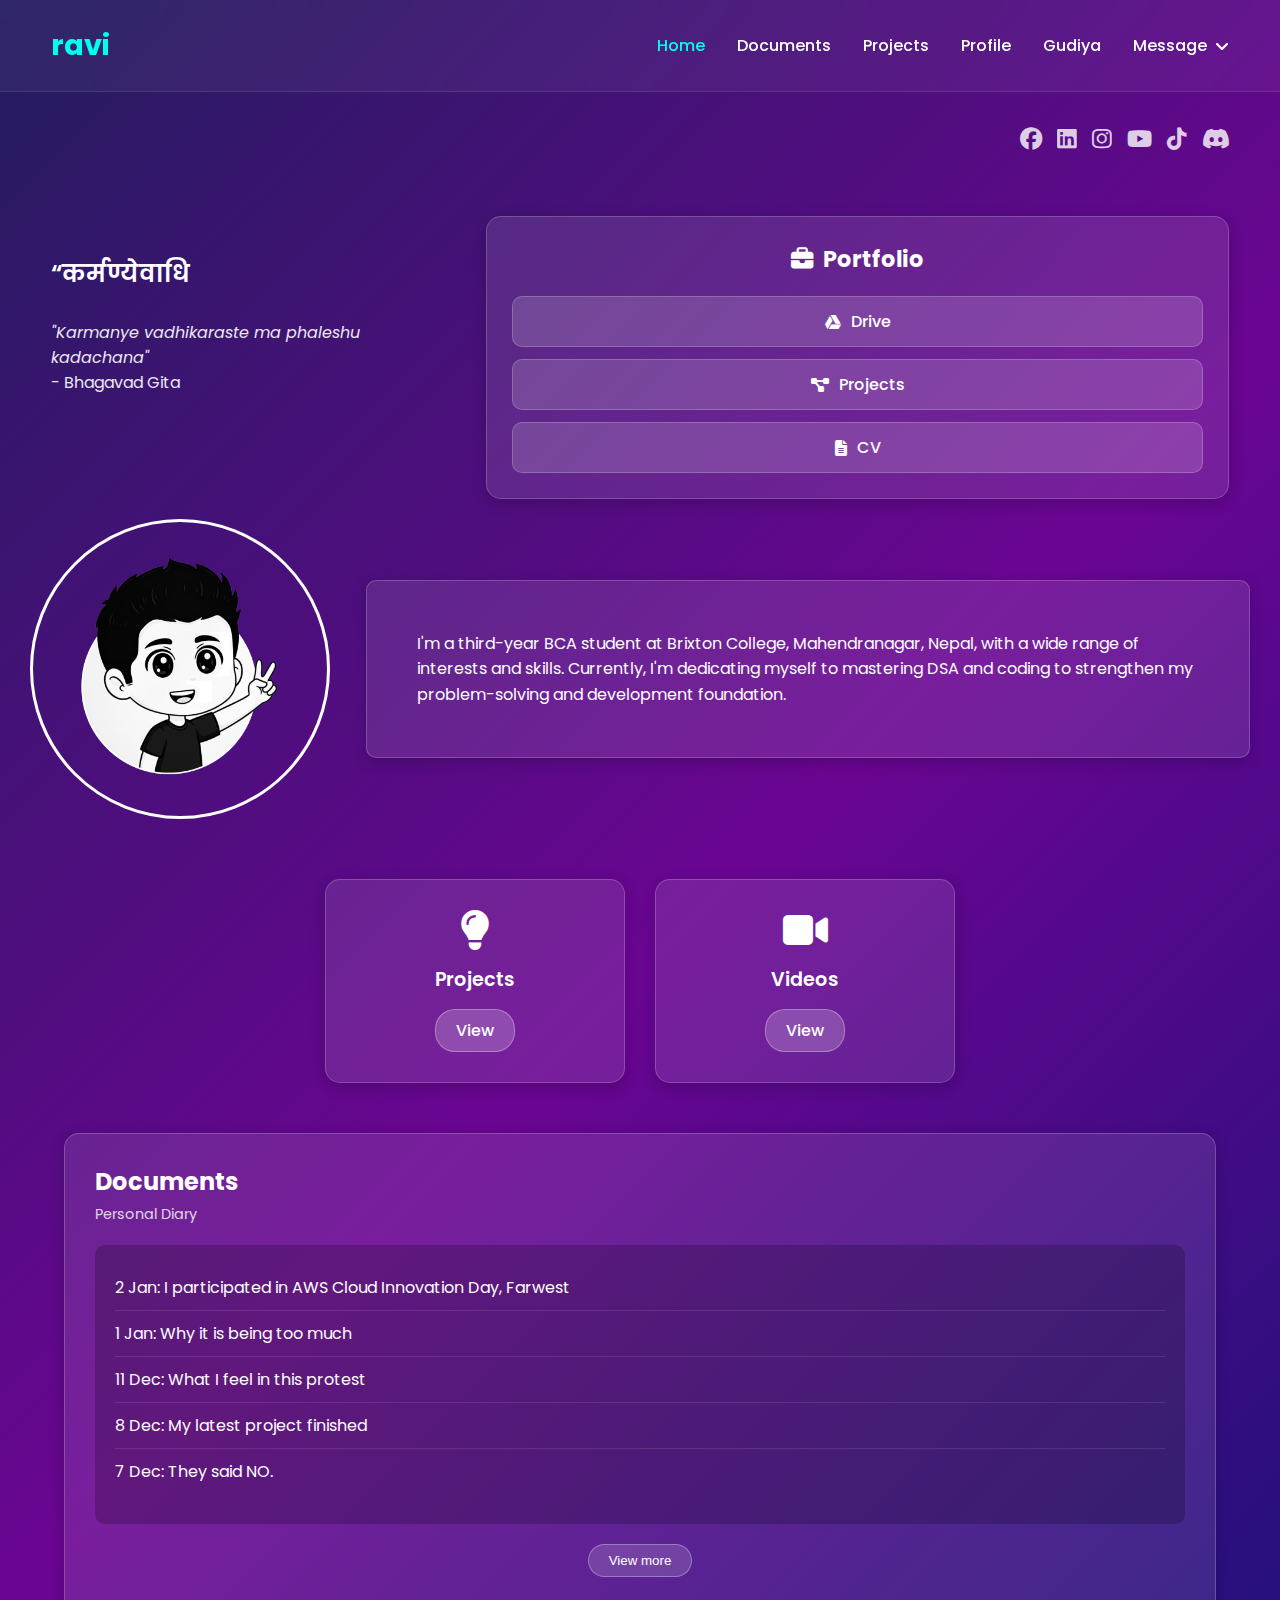
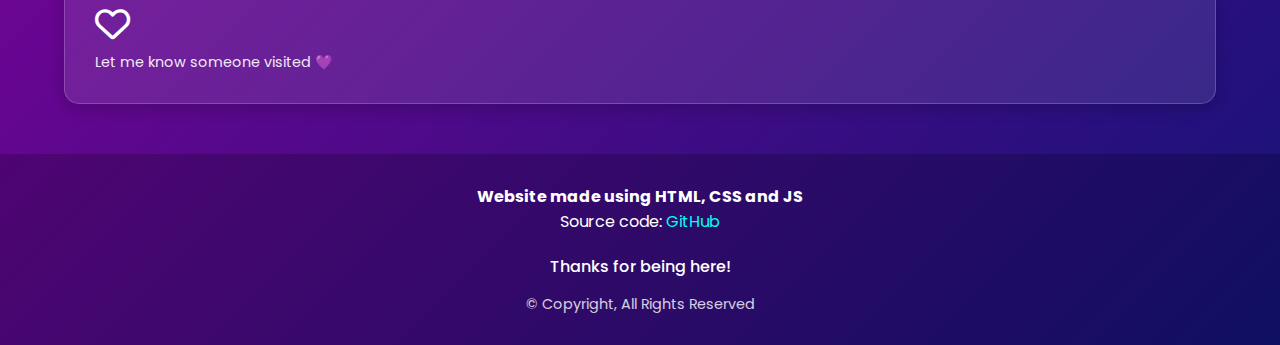
<file: index.html>
<!DOCTYPE html>
<html lang="en">
<head>
  <meta charset="UTF-8" />
  <meta name="viewport" content="width=device-width, initial-scale=1.0" />
  
  <title>Ravi | Portfolio</title>
  <link rel="stylesheet" href="styles.css" />
  <link rel="stylesheet" href="https://cdnjs.cloudflare.com/ajax/libs/font-awesome/6.5.0/css/all.min.css" />
  <link href="https://fonts.googleapis.com/css2?family=Poppins:wght@300;400;600;700&display=swap" rel="stylesheet">
</head>
<body>

  <!-- Navbar -->
  <nav class="navbar">
    <div class="logo">ravi</div>
    <ul class="nav-links">
      <li><a href="#" class="active" data-tab="home">Home</a></li>
      <li><a href="#" data-tab="documents">Documents</a></li>
      <li><a href="#" data-tab="projects">Projects</a></li>
      <li><a href="#" data-tab="profile">Profile</a></li>
      <li><a href="#" data-tab="gudiya">Gudiya</a></li>
      <li class="dropdown">
        <a href="#" data-tab="message">Message <i class="fa-solid fa-angle-down"></i></a>
      </li>
    </ul>
  </nav>

  <!-- Modal Popups -->
  <div id="modalOverlay" class="modal-overlay">
    <div class="modal">
      <div class="modal-header">
        <h3 id="modalTitle">Modal Title</h3>
        <span class="close-modal">&times;</span>
      </div>
      <div class="modal-content">
        <p id="modalText">This is the modal content.</p>
      </div>
      <div class="modal-footer">
        <button id="modalContinue" class="btn-continue">Continue</button>
      </div>
    </div>
  </div>

  <div class="socials">
    <a href="#"><i class="fa-brands fa-facebook"></i></a>
    <a href="#"><i class="fa-brands fa-linkedin"></i></a>
    <a href="#"><i class="fa-brands fa-instagram"></i></a>
    <a href="#"><i class="fa-brands fa-youtube"></i></a>
    <a href="#"><i class="fa-brands fa-tiktok"></i></a>
    <a href="#"><i class="fa-brands fa-discord"></i></a>
  </div>

  <!-- Hero Section -->
  <section class="hero">
    <div class="quote">
      <h2 id="typing" class="quote"></h2>
      <p><i>"Karmanye vadhikaraste ma phaleshu kadachana"</i><br>- Bhagavad Gita</p>
    </div>

    <div class="portfolio-box">
      <h3><i class="fa-solid fa-briefcase"></i> Portfolio</h3>
      <div class="buttons">
        <a href="https://drive.google.com/drive/folders/1cvC4P3qaBi7T_ZjCWHv-DeV_-t2Bg_P9?usp=drive_link" target="_blank" class="btn"><i class="fa-brands fa-google-drive"></i> Drive</a>
        <a href="projects.html" class="btn"><i class="fa-solid fa-diagram-project"></i> Projects</a>
        <a href="profile.html" class="btn"><i class="fa-solid fa-file-lines"></i> CV</a>
      </div>
    </div>
  </section>

  <!-- About -->
  <section class="about">
    <div class="about-content">
      <div class="profile-container">
        <img src="images/photo.png" class="profile-img" alt="Ravi">
        <div class="color-circles">
          <div class="circle circle-1"></div>
          <div class="circle circle-2"></div>
          <div class="circle circle-3"></div>
          <div class="circle circle-4"></div>
        </div>
      </div>
      <div class="about-text">
        <p>I'm a third-year BCA student at Brixton College, Mahendranagar, Nepal, with a wide range of interests and skills. Currently, I'm dedicating myself to mastering DSA and coding to strengthen my problem-solving and development foundation.</p>
      </div>
    </div>
  </section>

  <!-- Projects & Videos -->
  <section class="cards">
    <div class="card">
      <i class="fa-solid fa-lightbulb icon"></i>
      <h4>Projects</h4>
      <a href="projects.html" class="btn-view">View</a>
    </div>
    <div class="card">
      <i class="fa-solid fa-video icon"></i>
      <h4>Videos</h4>
      <a href="https://drive.google.com/drive/folders/1cvC4P3qaBi7T_ZjCWHv-DeV_-t2Bg_P9?usp=drive_link" class="btn-view">View</a>
    </div>
  </section>

  <!-- Documents -->
  <section class="documents">
    <div class="doc-header">
      <h3>Documents</h3>
      <p class="doc-subtitle">Personal Diary</p>
    </div>
    <div class="doc-list" id="docList">
      <p>2 Jan: I participated in AWS Cloud Innovation Day, Farwest</p>
      <p>1 Jan: Why it is being too much</p>
      <p>11 Dec: What I feel in this protest</p>
      <p>8 Dec: My latest project finished</p>
      <p>7 Dec: They said NO.</p>
    </div>
    <button id="viewMoreBtn" class="btn-view">View more</button>
    <div class="heart">
      <i id="heartIcon" class="fa-regular fa-heart"></i>
      <p id="heartText">Let me know someone visited 💜</p>
    </div>
  </section>

  <!-- Footer -->
  <footer>
    <div class="contact">
      <h4>Website made using HTML, CSS and JS</h4>
      <p>Source code: <a href="">GitHub</a></p>
    </div>
    <p class="thanks">Thanks for being here!</p>
    <p class="copy">© Copyright, All Rights Reserved</p>
  </footer>

  <script src="script.js"></script>
</body>

</html>
</file>
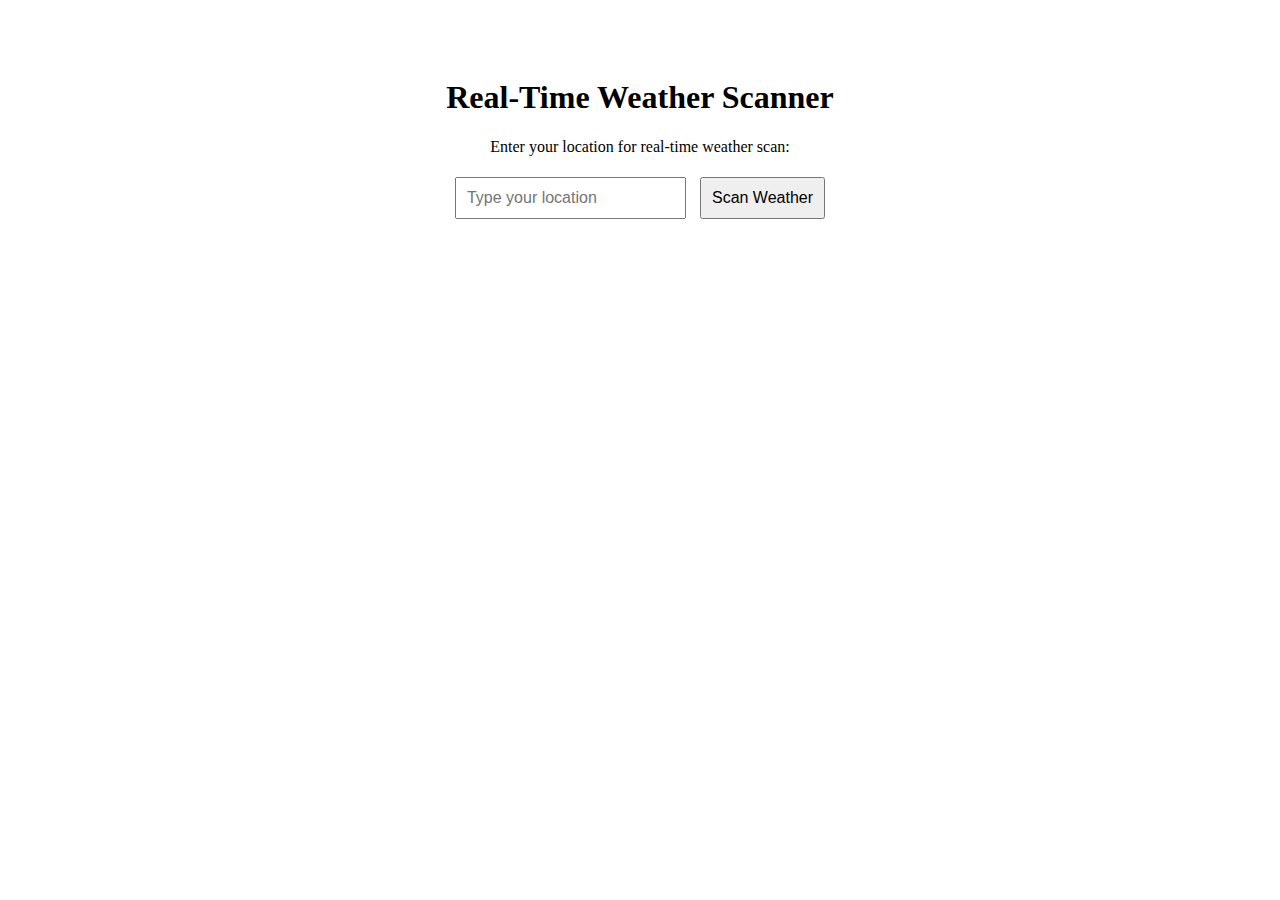
<file: apps/index.html>
<!DOCTYPE html>
<html lang="en">

<head>
    <meta charset="UTF-8">
    <meta name="viewport" content="width=device-width, initial-scale=1.0">
    <title>Real-Time Weather Scanner</title>
    <style>
        body {
            font-family: poppins;
            text-align: center;
            padding: 50px;
            background: linear-gradient(to right, #ffffff, #ffffff);
            color: rgb(0, 0, 0);
        }

        input,
        button {
            padding: 10px;
            font-size: 16px;
            margin: 5px;
        }

        .progress-container {
            width: 40%;
            background-color: #ddd;
            margin: 20px auto;
            border-radius: 20px;
            overflow: hidden;
            height: 25px;
            display: none;
        }

        .progress-bar {
            width: 0%;
            height: 100%;
            background-color: #3498db;
            text-align: center;
            line-height: 25px;
            color: white;
            font-weight: bold;
            transition: width 0.2s ease;
        }

        .step {
            font-size: 16px;
            color: #000000;
            margin-top: 10px;
            min-height: 20px;
            font-family: Arial, Helvetica, sans-serif;
        }

        .result {
            font-size: 20px;
            font-weight: bold;
            margin-top: 20px;
            color: #2c3e50;
            font-family: Arial, Helvetica, sans-serif;
            color: rgb(0, 0, 0)
        }
    </style>
</head>

<body>

    <h1>Real-Time Weather Scanner</h1>
    <p>Enter your location for real-time weather scan:</p>
    <input type="text" id="location" placeholder="Type your location">
    <button onclick="checkWeather()">Scan Weather</button>

    <div class="progress-container" id="progressContainer">
        <div class="progress-bar" id="progressBar">0%</div>
    </div>

    <div class="step" id="step"></div>
    <div class="result" id="result"></div>

    <script>
        function checkWeather() {
            const location = document.getElementById('location').value.trim();
            if (!location) {
                alert("Please enter a location!");
                return;
            }

            const progressContainer = document.getElementById('progressContainer');
            const progressBar = document.getElementById('progressBar');
            const step = document.getElementById('step');
            const result = document.getElementById('result');

            progressContainer.style.display = 'block';
            progressBar.style.width = '0%';
            progressBar.textContent = '0%';
            step.textContent = '';
            result.textContent = '';

            const fakeSteps = [
                `Initializing weather service API...`,
                `Fetching satellite data for ${location}...`,
                `Analyzing atmospheric pressure and humidity...`,
                `Calling third-party cloud intelligence module...`,
                `Cross-referencing local sensor grid...`,
                `Compiling real-time data packets...`,
                `Encrypting results for secure transmission...`,
                `Finalizing output for user interface...`
            ];

            let progress = 0;
            let stepIndex = 0;

            function updateProgress() {
                // Increase progress by a small random amount to simulate uneven loading
                let increment = Math.random() * 2; // 0–2%
                if (progress > 95) increment = Math.random() * 0.5; // slow near end
                progress += increment;
                if (progress > 100) progress = 100;

                // Update step message when progress reaches a certain threshold
                const stepThreshold = (stepIndex + 1) * (100 / fakeSteps.length);
                if (progress >= stepThreshold && stepIndex < fakeSteps.length) {
                    step.textContent = fakeSteps[stepIndex];
                    stepIndex++;
                }

                progressBar.style.width = progress + '%';
                progressBar.textContent = Math.floor(progress) + '%';

                if (progress < 100) {
                    setTimeout(updateProgress, 200 + Math.random() * 300); // random delay 0.2–0.5s
                } else {
                    step.textContent = '';
                    result.textContent = `Real-time weather check successfull. Please look outside of your window`;
                }
            }

            updateProgress();
        }
    </script>

</body>

</html>
</file>
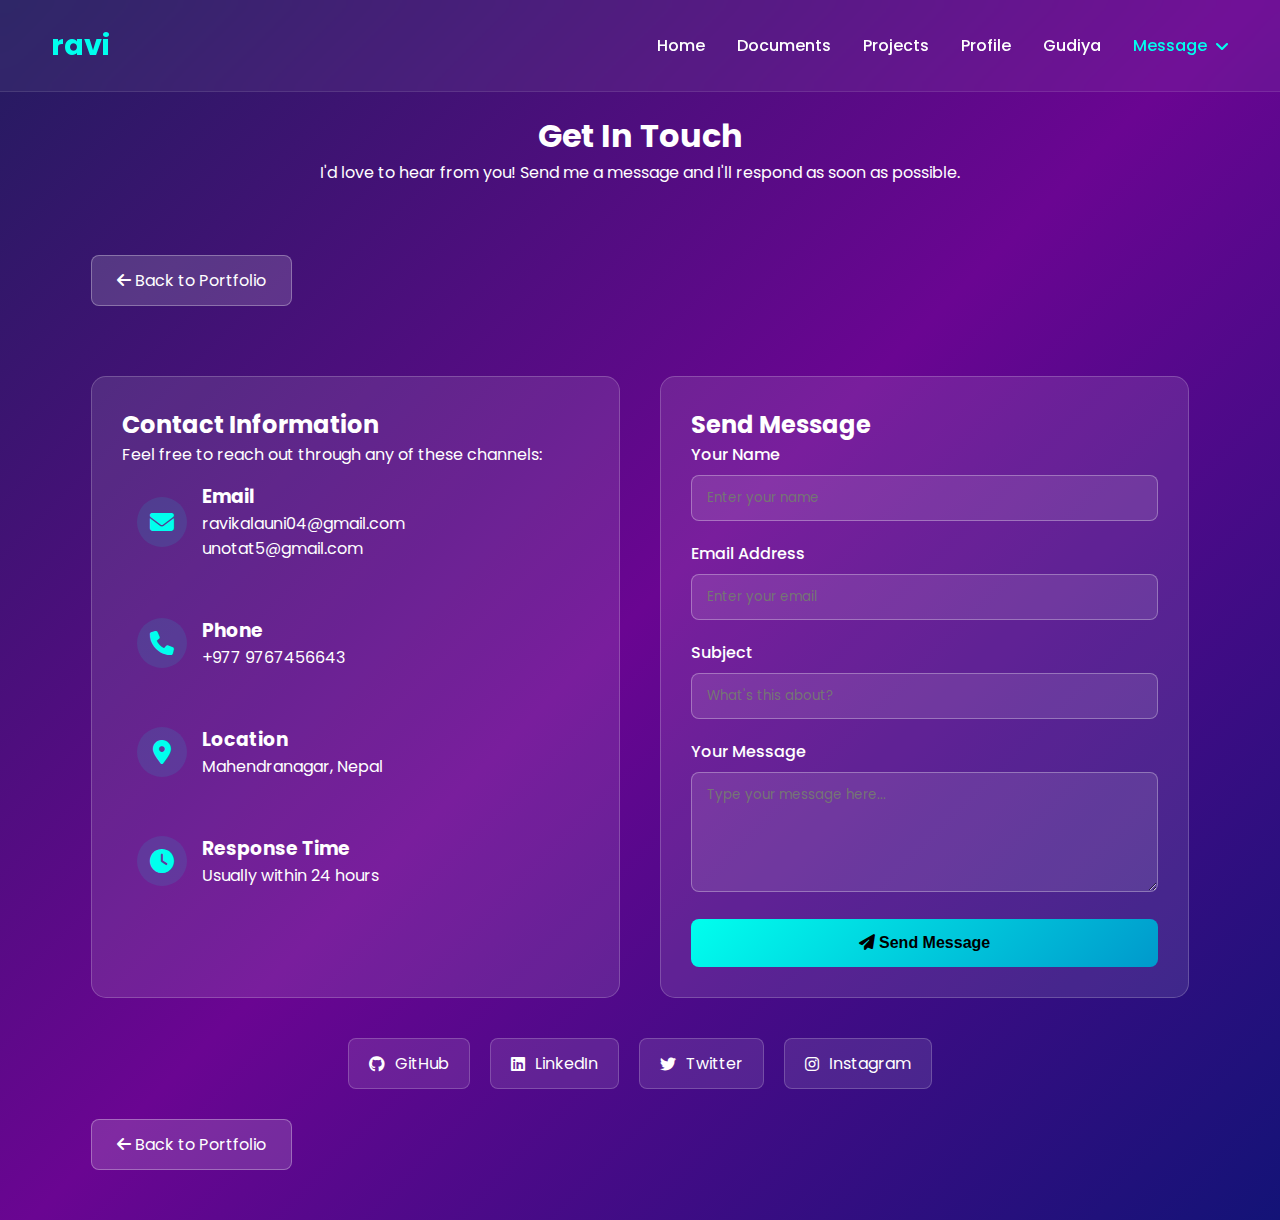
<file: contact.html>
<!DOCTYPE html>
<html lang="en">
<head>
  <meta charset="UTF-8" />
  <meta name="viewport" content="width=device-width, initial-scale=1.0" />
  <title>Message | Ravi's Portfolio</title>
  <link rel="stylesheet" href="styles.css" />
  <link rel="stylesheet" href="https://cdnjs.cloudflare.com/ajax/libs/font-awesome/6.5.0/css/all.min.css" />
  <link href="https://fonts.googleapis.com/css2?family=Poppins:wght@300;400;600;700&display=swap" rel="stylesheet">
  <style>
    .contact-page {
      padding: 20px 4%;
      max-width: 1200px;
      margin: 0 auto;
    }
    
    .contact-header {
      text-align: center;
      margin-bottom: 40px;
    }
    
    .contact-content {
      display: grid;
      grid-template-columns: 1fr 1fr;
      gap: 40px;
      margin: 40px 0;
    }
    
    .contact-info {
      background: rgba(255, 255, 255, 0.1);
      border-radius: 15px;
      padding: 30px;
      border: 1px solid rgba(255, 255, 255, 0.2);
    }
    
    .contact-form {
      background: rgba(255, 255, 255, 0.1);
      border-radius: 15px;
      padding: 30px;
      border: 1px solid rgba(255, 255, 255, 0.2);
    }
    
    .info-item {
      display: flex;
      align-items: center;
      gap: 15px;
      margin-bottom: 25px;
      padding: 15px;
      border-radius: 10px;
      transition: background 0.3s;
    }
    
    .info-item:hover {
      background: rgba(255, 255, 255, 0.1);
    }
    
    .info-icon {
      font-size: 1.5rem;
      color: #00ffee;
      width: 50px;
      height: 50px;
      display: flex;
      align-items: center;
      justify-content: center;
      background: rgba(0, 255, 238, 0.1);
      border-radius: 50%;
    }
    
    .form-group {
      margin-bottom: 20px;
    }
    
    .form-label {
      display: block;
      margin-bottom: 8px;
      font-weight: 500;
    }
    
    .form-input, .form-textarea {
      width: 100%;
      padding: 12px 15px;
      background: rgba(255, 255, 255, 0.1);
      border: 1px solid rgba(255, 255, 255, 0.3);
      border-radius: 8px;
      color: #fff;
      font-family: 'Poppins', sans-serif;
      transition: all 0.3s;
    }
    
    .form-input:focus, .form-textarea:focus {
      outline: none;
      border-color: #00ffee;
      background: rgba(255, 255, 255, 0.15);
    }
    
    .form-textarea {
      resize: vertical;
      min-height: 120px;
    }
    
    .submit-btn {
      width: 100%;
      padding: 15px;
      background: linear-gradient(135deg, #00ffee, #0099cc);
      color: #000;
      border: none;
      border-radius: 8px;
      font-weight: 600;
      cursor: pointer;
      transition: all 0.3s;
      font-size: 1rem;
    }
    
    .submit-btn:hover {
      transform: translateY(-2px);
      box-shadow: 0 6px 20px rgba(0, 255, 238, 0.4);
    }
    
    .submit-btn:active {
      transform: translateY(0);
    }
    
    .social-links {
      display: flex;
      justify-content: center;
      gap: 20px;
      margin-top: 30px;
      flex-wrap: wrap;
    }
    
    .social-link {
      display: flex;
      align-items: center;
      gap: 10px;
      padding: 12px 20px;
      background: rgba(255, 255, 255, 0.1);
      color: #fff;
      text-decoration: none;
      border-radius: 8px;
      border: 1px solid rgba(255, 255, 255, 0.2);
      transition: all 0.3s;
    }
    
    .social-link:hover {
      background: rgba(255, 255, 255, 0.2);
      transform: translateY(-2px);
    }
    
    .back-button {
      display: inline-block;
      margin: 30px 0;
      padding: 12px 25px;
      background: rgba(255, 255, 255, 0.15);
      color: #fff;
      text-decoration: none;
      border-radius: 8px;
      border: 1px solid rgba(255, 255, 255, 0.3);
      transition: all 0.3s;
    }
    
    .back-button:hover {
      background: rgba(255, 255, 255, 0.25);
      transform: translateY(-2px);
    }
    
    @media (max-width: 768px) {
      .contact-content {
        grid-template-columns: 1fr;
      }
    }
  </style>
</head>
<body>

  <!-- Navbar -->
  <nav class="navbar">
    <div class="logo">ravi</div>
    <ul class="nav-links">
      <li><a href="index.html">Home</a></li>
      <li><a href="documents.html">Documents</a></li>
      <li><a href="projects.html">Projects</a></li>
      <li><a href="profile.html">Profile</a></li>
      <li><a href="gudiya.html">Gudiya</a></li>
      <li class="dropdown">
        <a href="#" class="active">Message <i class="fa-solid fa-angle-down"></i></a>
      </li>
    </ul>
  </nav>

  <div class="contact-page">
    <div class="contact-header">
      <h1>Get In Touch</h1>
      <p>I'd love to hear from you! Send me a message and I'll respond as soon as possible.</p>
    </div>

    <a href="index.html" class="back-button">
      <i class="fa-solid fa-arrow-left"></i> Back to Portfolio
    </a>

    <div class="contact-content">
      <div class="contact-info">
        <h2>Contact Information</h2>
        <p>Feel free to reach out through any of these channels:</p>
        
        <div class="info-item">
          <div class="info-icon">
            <i class="fa-solid fa-envelope"></i>
          </div>
          <div>
            <h3>Email</h3>
            <p>ravikalauni04@gmail.com</p>
            <p>unotat5@gmail.com</p>
          </div>
        </div>
        
        <div class="info-item">
          <div class="info-icon">
            <i class="fa-solid fa-phone"></i>
          </div>
          <div>
            <h3>Phone</h3>
            <p>+977 9767456643</p>
          </div>
        </div>
        
        <div class="info-item">
          <div class="info-icon">
            <i class="fa-solid fa-location-dot"></i>
          </div>
          <div>
            <h3>Location</h3>
            <p>Mahendranagar, Nepal</p>
          </div>
        </div>
        
        <div class="info-item">
          <div class="info-icon">
            <i class="fa-solid fa-clock"></i>
          </div>
          <div>
            <h3>Response Time</h3>
            <p>Usually within 24 hours</p>
          </div>
        </div>
      </div>

      <div class="contact-form">
        <h2>Send Message</h2>
        <form id="messageForm">
          <div class="form-group">
            <label class="form-label" for="name">Your Name</label>
            <input type="text" id="name" class="form-input" placeholder="Enter your name" required>
          </div>
          
          <div class="form-group">
            <label class="form-label" for="email">Email Address</label>
            <input type="email" id="email" class="form-input" placeholder="Enter your email" required>
          </div>
          
          <div class="form-group">
            <label class="form-label" for="subject">Subject</label>
            <input type="text" id="subject" class="form-input" placeholder="What's this about?" required>
          </div>
          
          <div class="form-group">
            <label class="form-label" for="message">Your Message</label>
            <textarea id="message" class="form-textarea" placeholder="Type your message here..." required></textarea>
          </div>
          
          <button type="submit" class="submit-btn">
            <i class="fa-solid fa-paper-plane"></i> Send Message
          </button>
        </form>
      </div>
    </div>

    <div class="social-links">
      <a href="#" class="social-link">
        <i class="fa-brands fa-github"></i>
        <span>GitHub</span>
      </a>
      <a href="https://www.linkedin.com/in/ravi-kalauni-66044731b/" class="social-link">
        <i class="fa-brands fa-linkedin"></i>
        <span>LinkedIn</span>
      </a>
      <a href="#" class="social-link">
        <i class="fa-brands fa-twitter"></i>
        <span>Twitter</span>
      </a>
      <a href="https://www.instagram.com/ravi_kalauni/" class="social-link">
        <i class="fa-brands fa-instagram"></i>
        <span>Instagram</span>
      </a>
    </div>

    <a href="index.html" class="back-button">
      <i class="fa-solid fa-arrow-left"></i> Back to Portfolio
    </a>
  </div>

  <script>
    // Mouse trail effect
    document.addEventListener('mousemove', (e) => {
      const trail = document.createElement('div');
      trail.classList.add('trail');
      document.body.appendChild(trail);

      trail.style.left = e.pageX + 'px';
      trail.style.top = e.pageY + 'px';

      setTimeout(() => {
        trail.remove();
      }, 600);
    });

    // Form submission
    document.getElementById('messageForm').addEventListener('submit', function(e) {
      e.preventDefault();
      
      // Get form values
      const name = document.getElementById('name').value;
      const email = document.getElementById('email').value;
      const subject = document.getElementById('subject').value;
      const message = document.getElementById('message').value;
      
      // Here you would typically send the data to a server
      // For now, we'll just show an alert
      alert(`Thank you, ${name}! Your message has been sent.\n\nI'll get back to you at ${email} soon.`);
      
      // Reset form
      this.reset();
    });
  </script>
</body>
</html>
</file>
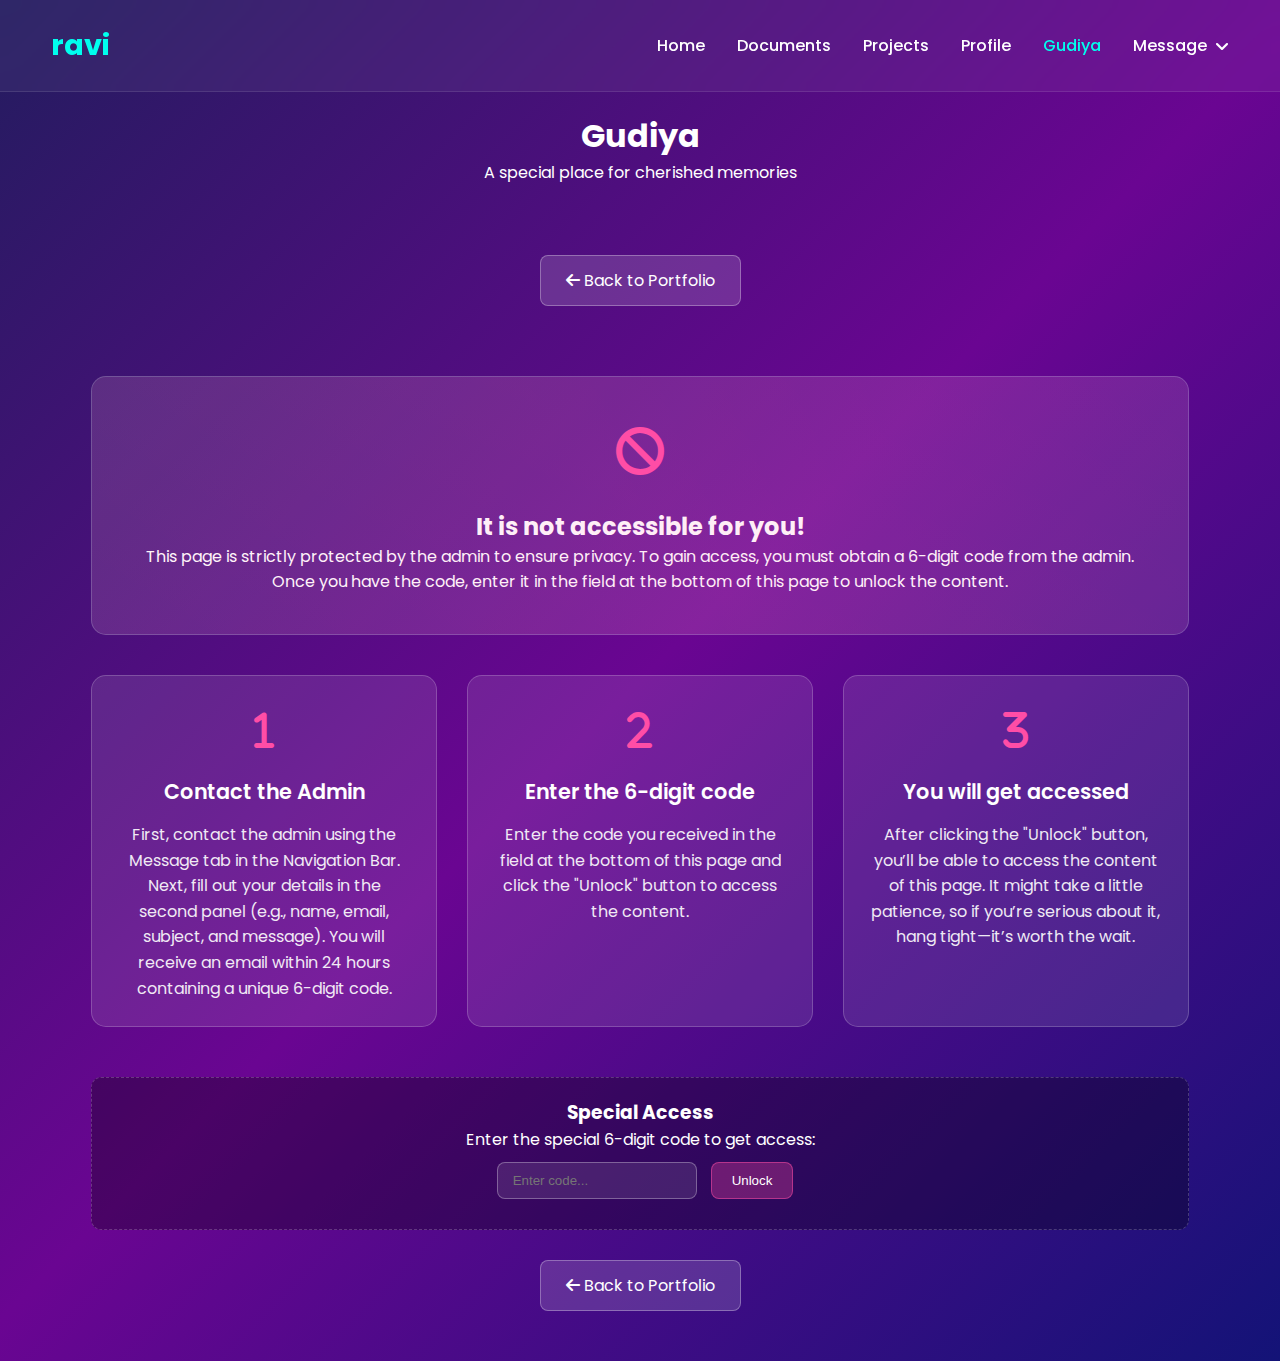
<file: gudiya.html>
<!DOCTYPE html>
<html lang="en">
<head>
  <meta charset="UTF-8" />
  <meta name="viewport" content="width=device-width, initial-scale=1.0" />
  <title>Gudiya | Ravi's Portfolio</title>
  <link rel="stylesheet" href="styles.css" />
  <link rel="stylesheet" href="https://cdnjs.cloudflare.com/ajax/libs/font-awesome/6.5.0/css/all.min.css" />
  <link href="https://fonts.googleapis.com/css2?family=Poppins:wght@300;400;600;700&display=swap" rel="stylesheet">
  <style>
    .gudiya-page {
      padding: 20px 4%;
      max-width: 1200px;
      margin: 0 auto;
      text-align: center;
    }
    
    .gudiya-header {
      margin-bottom: 40px;
    }
    
    .special-message {
      background: rgba(255, 255, 255, 0.1);
      border-radius: 15px;
      padding: 40px;
      margin: 40px 0;
      border: 1px solid rgba(255, 255, 255, 0.2);
      position: relative;
      overflow: hidden;
    }
    
    .special-message::before {
      content: '';
      position: absolute;
      top: -50%;
      left: -50%;
      width: 200%;
      height: 200%;
      background: linear-gradient(45deg, transparent, rgba(255, 77, 166, 0.1), transparent);
      animation: shine 3s infinite;
    }
    
    @keyframes shine {
      0% { transform: translateX(-100%) translateY(-100%) rotate(45deg); }
      100% { transform: translateX(100%) translateY(100%) rotate(45deg); }
    }
    
    .heart-icon {
      font-size: 3rem;
      color: #ff4da6;
      margin-bottom: 20px;
      animation: heartbeat 1.5s ease-in-out infinite;
    }
    
    @keyframes heartbeat {
      0%, 100% { transform: scale(1); }
      50% { transform: scale(1.1); }
    }
    
    .memories-grid {
      display: grid;
      grid-template-columns: repeat(auto-fit, minmax(300px, 1fr));
      gap: 30px;
      margin: 40px 0;
    }
    
    .memory-card {
      background: rgba(255, 255, 255, 0.1);
      border-radius: 15px;
      padding: 25px;
      border: 1px solid rgba(255, 255, 255, 0.2);
      transition: all 0.3s ease;
    }
    
    .memory-card:hover {
      transform: translateY(-5px);
      background: rgba(255, 255, 255, 0.15);
    }
    
    .memory-icon {
      font-size: 2.5rem;
      margin-bottom: 15px;
      color: #ff4da6;
    }
    
    .memory-title {
      font-size: 1.3rem;
      font-weight: 600;
      margin-bottom: 15px;
      color: #fff;
    }
    
    .memory-description {
      line-height: 1.6;
      opacity: 0.9;
    }
    
    .back-button {
      display: inline-block;
      margin: 30px 0;
      padding: 12px 25px;
      background: rgba(255, 255, 255, 0.15);
      color: #fff;
      text-decoration: none;
      border-radius: 8px;
      border: 1px solid rgba(255, 255, 255, 0.3);
      transition: all 0.3s;
    }
    
    .back-button:hover {
      background: rgba(255, 255, 255, 0.25);
      transform: translateY(-2px);
    }
    
    .secret-code {
      margin-top: 50px;
      padding: 20px;
      background: rgba(0, 0, 0, 0.3);
      border-radius: 10px;
      border: 1px dashed rgba(255, 255, 255, 0.2);
    }
    
    .secret-input {
      background: rgba(255, 255, 255, 0.1);
      border: 1px solid rgba(255, 255, 255, 0.3);
      border-radius: 8px;
      padding: 10px 15px;
      color: #fff;
      margin: 10px;
      width: 200px;
    }
    
    .secret-btn {
      background: rgba(255, 77, 166, 0.3);
      border: 1px solid rgba(255, 77, 166, 0.5);
      border-radius: 8px;
      padding: 10px 20px;
      color: #fff;
      cursor: pointer;
      transition: all 0.3s;
    }
    
    .secret-btn:hover {
      background: rgba(255, 77, 166, 0.5);
      transform: translateY(-2px);
    }
  </style>
</head>
<body>

  <!-- Navbar -->
  <nav class="navbar">
    <div class="logo">ravi</div>
    <ul class="nav-links">
      <li><a href="index.html">Home</a></li>
      <li><a href="documents.html">Documents</a></li>
      <li><a href="projects.html">Projects</a></li>
      <li><a href="profile.html">Profile</a></li>
      <li><a href="#" class="active">Gudiya</a></li>
      <li class="dropdown">
        <a href="contact.html">Message <i class="fa-solid fa-angle-down"></i></a>
      </li>
    </ul>
  </nav>

  <div class="gudiya-page">
    <div class="gudiya-header">
      <h1>Gudiya</h1>
      <p>A special place for cherished memories</p>
    </div>

    <a href="index.html" class="back-button">
      <i class="fa-solid fa-arrow-left"></i> Back to Portfolio
    </a>

    <div class="special-message">
      <div class="heart-icon">
        <i class="fa-solid fa-ban"></i>
      </div>
      <h2>It is not accessible for you!</h2>
      <p>
       This page is strictly protected by the admin to ensure privacy. To gain access, you must obtain a 6-digit code from the admin. Once you have the code, enter it in the field at the bottom of this page to unlock the content.
      </p>
    </div>

    <div class="memories-grid">
      <div class="memory-card">
        <div class="memory-icon">
          <i class="fa-solid fa-1"></i>
        </div>
        <h3 class="memory-title">Contact the Admin</h3>
        <p class="memory-description">
          First, contact the admin using the Message tab in the Navigation Bar. Next, fill out your details in the second panel (e.g., name, email, subject, and message). You will receive an email within 24 hours containing a unique 6-digit code.
        </p>
      </div>

      <div class="memory-card">
        <div class="memory-icon">
          <i class="fa-solid fa-2"></i>
        </div>
        <h3 class="memory-title">Enter the 6-digit code</h3>
        <p class="memory-description">
          Enter the code you received in the field at the bottom of this page and click the "Unlock" button to access the content.
        </p>
      </div>

      <div class="memory-card">
        <div class="memory-icon">
          <i class="fa-solid fa-3"></i>
        </div>
        <h3 class="memory-title">You will get accessed</h3>
        <p class="memory-description">
          After clicking the "Unlock" button, you’ll be able to access the content of this page. It might take a little patience, so if you’re serious about it, hang tight—it’s worth the wait.
        </p>
      </div>
    </div>

    <div class="secret-code">
      <h3>Special Access</h3>
      <p>Enter the special 6-digit code to get access:</p>
      <input type="password" class="secret-input" placeholder="Enter code..." id="secretCode">
      <button class="secret-btn" onclick="checkSecretCode()">Unlock</button>
    </div>

    <a href="index.html" class="back-button">
      <i class="fa-solid fa-arrow-left"></i> Back to Portfolio
    </a>
  </div>

  <script>
    // Mouse trail effect
    document.addEventListener('mousemove', (e) => {
      const trail = document.createElement('div');
      trail.classList.add('trail');
      document.body.appendChild(trail);

      trail.style.left = e.pageX + 'px';
      trail.style.top = e.pageY + 'px';

      setTimeout(() => {
        trail.remove();
      }, 600);
    });

    // Secret code functionality
    function checkSecretCode() {
      const code = document.getElementById('secretCode').value;
      const secretCodes = ['gudiya', 'love', 'forever', 'special'];
      
      if (secretCodes.includes(code.toLowerCase())) {
        alert('Access Granted! 💖\nMore beautiful memories unlocked...');
        document.getElementById('secretCode').value = '';
      } else {
        alert('Try again with our special words 💕');
      }
    }

    // Enter key support for secret code
    document.getElementById('secretCode').addEventListener('keypress', function(e) {
      if (e.key === 'Enter') {
        checkSecretCode();
      }
    });
  </script>
</body>
</html>
</file>
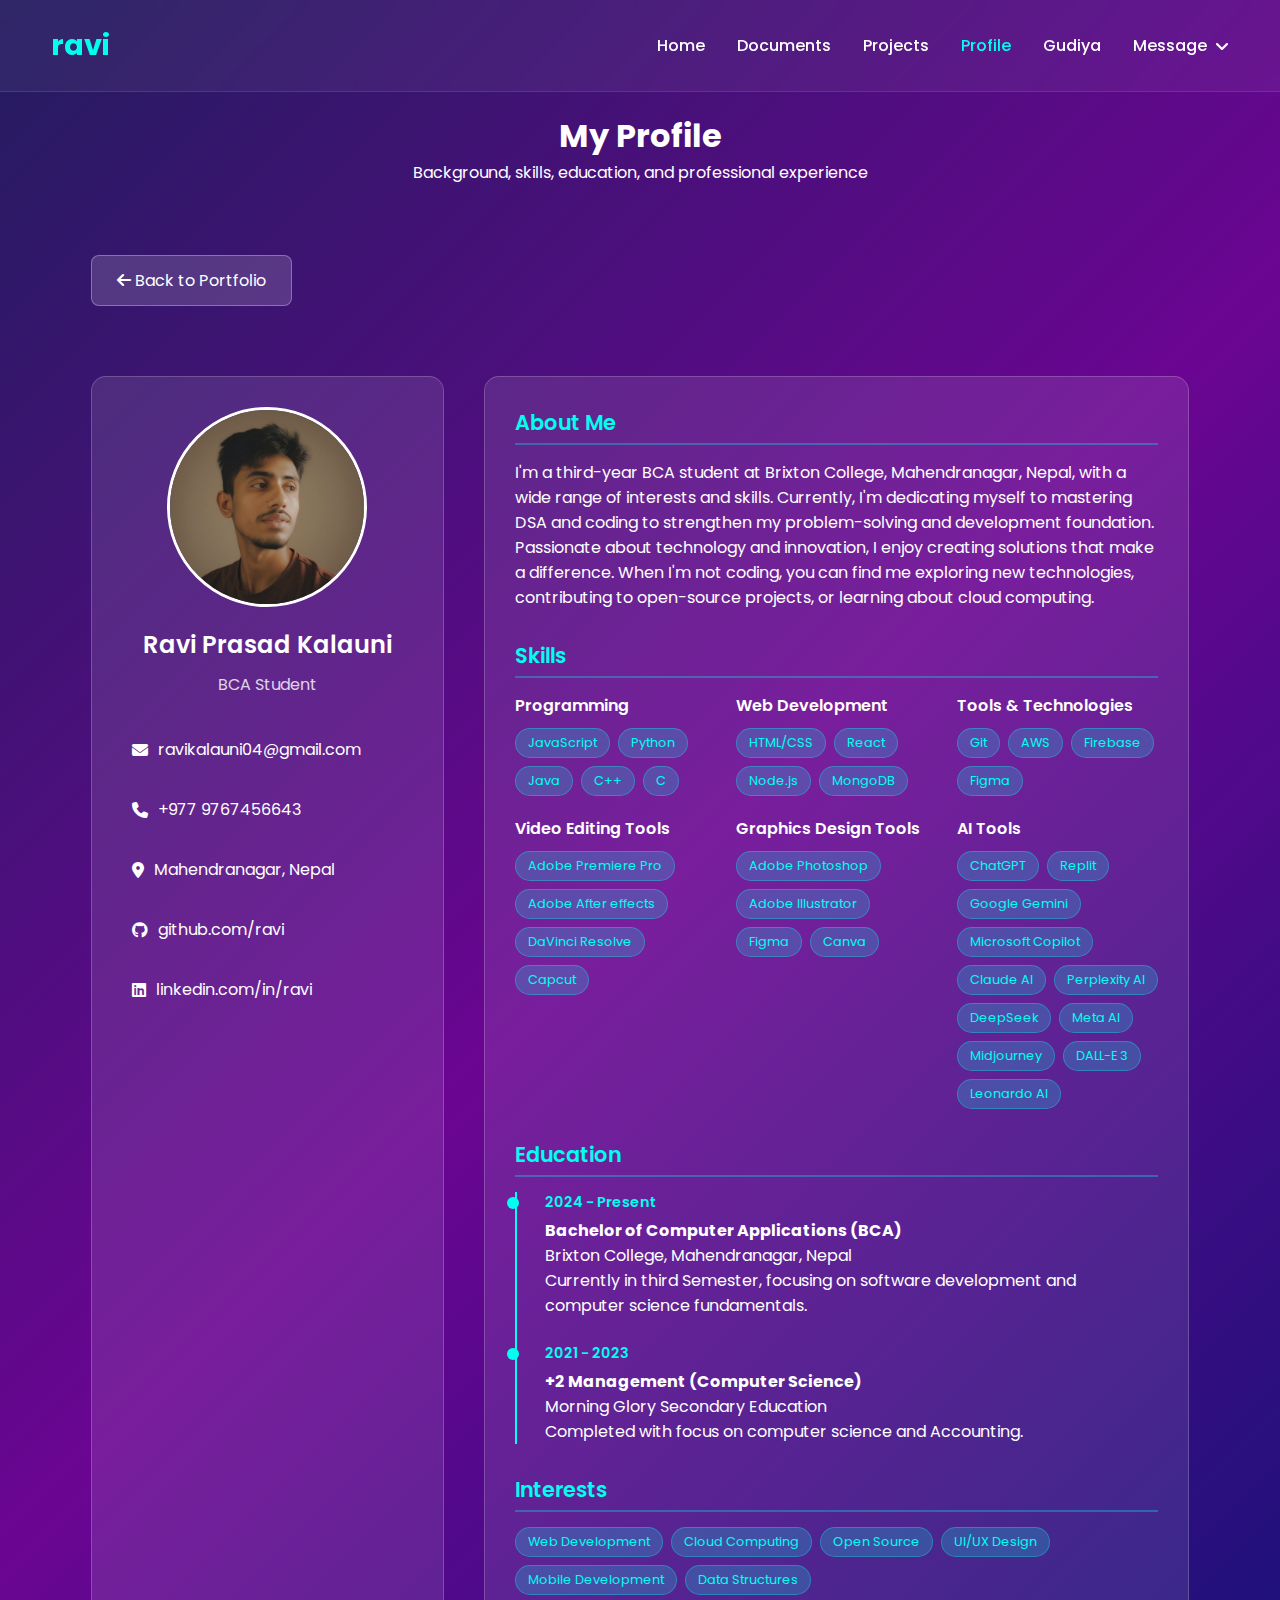
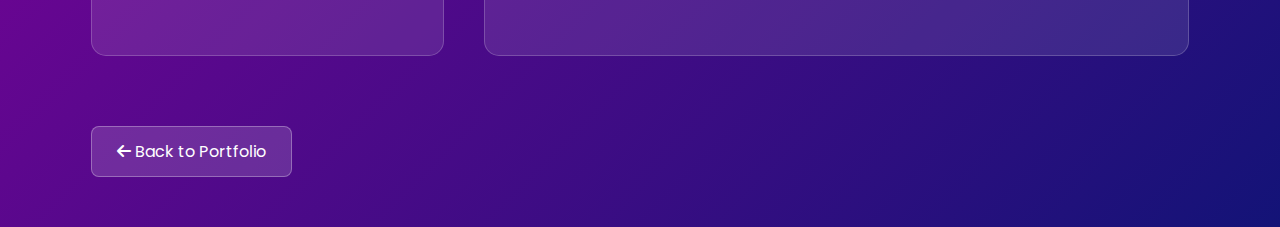
<file: profile.html>
<!DOCTYPE html>
<html lang="en">
<head>
  <meta charset="UTF-8" />
  <meta name="viewport" content="width=device-width, initial-scale=1.0" />
  <title>Profile | Ravi's Portfolio</title>
  <link rel="stylesheet" href="styles.css" />
  <link rel="stylesheet" href="https://cdnjs.cloudflare.com/ajax/libs/font-awesome/6.5.0/css/all.min.css" />
  <link href="https://fonts.googleapis.com/css2?family=Poppins:wght@300;400;600;700&display=swap" rel="stylesheet">
  <style>
    .profile-page {
      padding: 20px 4%;
      max-width: 1200px;
      margin: 0 auto;
    }
    
    .profile-header {
      text-align: center;
      margin-bottom: 40px;
    }
    
    .profile-content {
      display: grid;
      grid-template-columns: 1fr 2fr;
      gap: 40px;
      margin: 40px 0;
    }
    
    .profile-sidebar {
      background: rgba(255, 255, 255, 0.1);
      border-radius: 15px;
      padding: 30px;
      border: 1px solid rgba(255, 255, 255, 0.2);
    }
    
    .profile-main {
      background: rgba(255, 255, 255, 0.1);
      border-radius: 15px;
      padding: 30px;
      border: 1px solid rgba(255, 255, 255, 0.2);
    }
    
    .profile-img-large {
      width: 200px;
      height: 200px;
      border-radius: 50%;
      border: 3px solid #fff;
      margin: 0 auto 20px;
      display: block;
    }
    
    .profile-name {
      text-align: center;
      font-size: 1.5rem;
      font-weight: 600;
      margin-bottom: 10px;
    }
    
    .profile-title {
      text-align: center;
      opacity: 0.8;
      margin-bottom: 20px;
    }
    
    .contact-info {
      margin-top: 30px;
    }
    
    .contact-item {
      display: flex;
      align-items: center;
      gap: 10px;
      margin-bottom: 15px;
      padding: 10px;
      border-radius: 8px;
      transition: background 0.3s;
    }
    
    .contact-item:hover {
      background: rgba(255, 255, 255, 0.1);
    }
    
    .section {
      margin-bottom: 30px;
    }
    
    .section-title {
      font-size: 1.3rem;
      font-weight: 600;
      margin-bottom: 15px;
      color: #00ffee;
      border-bottom: 2px solid rgba(0, 255, 238, 0.3);
      padding-bottom: 5px;
    }
    
    .skills-grid {
      display: grid;
      grid-template-columns: repeat(auto-fit, minmax(200px, 1fr));
      gap: 20px;
    }
    
    .skill-category h4 {
      margin-bottom: 10px;
      font-weight: 600;
    }
    
    .skill-list {
      display: flex;
      flex-wrap: wrap;
      gap: 8px;
    }
    
    .skill-tag {
      background: rgba(0, 255, 238, 0.2);
      color: #00ffee;
      padding: 5px 12px;
      border-radius: 20px;
      font-size: 0.8rem;
      border: 1px solid rgba(0, 255, 238, 0.3);
    }
    
    .timeline {
      position: relative;
      padding-left: 30px;
    }
    
    .timeline::before {
      content: '';
      position: absolute;
      left: 0;
      top: 0;
      bottom: 0;
      width: 2px;
      background: #00ffee;
    }
    
    .timeline-item {
      position: relative;
      margin-bottom: 25px;
    }
    
    .timeline-item::before {
      content: '';
      position: absolute;
      left: -38px;
      top: 5px;
      width: 12px;
      height: 12px;
      border-radius: 50%;
      background: #00ffee;
    }
    
    .timeline-date {
      font-size: 0.9rem;
      color: #00ffee;
      margin-bottom: 5px;
      font-weight: 600;
    }
    
    .back-button {
      display: inline-block;
      margin: 30px 0;
      padding: 12px 25px;
      background: rgba(255, 255, 255, 0.15);
      color: #fff;
      text-decoration: none;
      border-radius: 8px;
      border: 1px solid rgba(255, 255, 255, 0.3);
      transition: all 0.3s;
    }
    
    .back-button:hover {
      background: rgba(255, 255, 255, 0.25);
      transform: translateY(-2px);
    }
    
    @media (max-width: 768px) {
      .profile-content {
        grid-template-columns: 1fr;
      }
      
      .profile-img-large {
        width: 150px;
        height: 150px;
      }
    }
  </style>
</head>
<body>

  <!-- Navbar -->
  <nav class="navbar">
    <div class="logo">ravi</div>
    <ul class="nav-links">
      <li><a href="index.html">Home</a></li>
      <li><a href="documents.html">Documents</a></li>
      <li><a href="projects.html">Projects</a></li>
      <li><a href="#" class="active">Profile</a></li>
      <li><a href="gudiya.html">Gudiya</a></li>
      <li class="dropdown">
        <a href="contact.html">Message <i class="fa-solid fa-angle-down"></i></a>
      </li>
    </ul>
  </nav>

  <div class="profile-page">
    <div class="profile-header">
      <h1>My Profile</h1>
      <p>Background, skills, education, and professional experience</p>
    </div>

    <a href="index.html" class="back-button">
      <i class="fa-solid fa-arrow-left"></i> Back to Portfolio
    </a>

    <div class="profile-content">
      <div class="profile-sidebar">
        <img src="images/photo.jpg" alt="Ravi" class="profile-img-large">
        <h2 class="profile-name">Ravi Prasad Kalauni</h2>
        <p class="profile-title">BCA Student </p>
        
        <div class="contact-info">
          <div class="contact-item">
            <i class="fa-solid fa-envelope"></i>
            <span>ravikalauni04@gmail.com</span>
          </div>
          <div class="contact-item">
            <i class="fa-solid fa-phone"></i>
            <span>+977 9767456643</span>
          </div>
          <div class="contact-item">
            <i class="fa-solid fa-location-dot"></i>
            <span>Mahendranagar, Nepal</span>
          </div>
          <div class="contact-item">
            <i class="fa-brands fa-github"></i>
            <span>github.com/ravi</span>
          </div>
          <div class="contact-item">
            <i class="fa-brands fa-linkedin"></i>
            <span>linkedin.com/in/ravi</span>
          </div>
        </div>
      </div>

      <div class="profile-main">
        <div class="section">
          <h3 class="section-title">About Me</h3>
          <p>
            I'm a third-year BCA student at Brixton College, Mahendranagar, Nepal, with a wide range of interests and skills. 
            Currently, I'm dedicating myself to mastering DSA and coding to strengthen my problem-solving and development foundation.
          </p>
          <p>
            Passionate about technology and innovation, I enjoy creating solutions that make a difference. 
            When I'm not coding, you can find me exploring new technologies, contributing to open-source projects, or learning about cloud computing.
          </p>
        </div>

        <div class="section">
          <h3 class="section-title">Skills</h3>
          <div class="skills-grid">
            <div class="skill-category">
              <h4>Programming</h4>
              <div class="skill-list">
                <span class="skill-tag">JavaScript</span>
                <span class="skill-tag">Python</span>
                <span class="skill-tag">Java</span>
                <span class="skill-tag">C++</span>
                 <span class="skill-tag">C</span>
              </div>
            </div>
            <div class="skill-category">
              <h4>Web Development</h4>
              <div class="skill-list">
                <span class="skill-tag">HTML/CSS</span>
                <span class="skill-tag">React</span>
                <span class="skill-tag">Node.js</span>
                <span class="skill-tag">MongoDB</span>
              </div>
            </div>
            <div class="skill-category">
              <h4>Tools & Technologies</h4>
              <div class="skill-list">
                <span class="skill-tag">Git</span>
                <span class="skill-tag">AWS</span>
                <span class="skill-tag">Firebase</span>
                <span class="skill-tag">Figma</span>
              </div>
            </div>

            <div class="skill-category">
              <h4>Video Editing Tools</h4>
              <div class="skill-list">
                <span class="skill-tag">Adobe Premiere Pro</span>
                <span class="skill-tag">Adobe After effects</span>
                <span class="skill-tag">DaVinci Resolve</span>
                <span class="skill-tag">Capcut</span>
              </div>
            </div>
            <div class="skill-category">
              <h4>Graphics Design Tools</h4>
              <div class="skill-list">
                <span class="skill-tag">Adobe Photoshop</span>
                <span class="skill-tag">Adobe Illustrator</span>
                <span class="skill-tag">Figma</span>
                <span class="skill-tag">Canva</span>
              </div>
            </div>
            <div class="skill-category">
              <h4>AI Tools</h4>
              <div class="skill-list">
                <span class="skill-tag">ChatGPT</span>
                <span class="skill-tag">Replit</span>
                <span class="skill-tag">Google Gemini</span>
                <span class="skill-tag">Microsoft Copilot</span>
                <span class="skill-tag">Claude AI</span>
                <span class="skill-tag">Perplexity AI</span>
                <span class="skill-tag">DeepSeek</span>
                <span class="skill-tag">Meta AI</span>
                <span class="skill-tag">Midjourney</span>
                <span class="skill-tag">DALL-E 3</span>
                <span class="skill-tag">Leonardo AI</span>
              </div>
            </div>

          </div>
        </div>

        <div class="section">
          <h3 class="section-title">Education</h3>
          <div class="timeline">
            <div class="timeline-item">
              <div class="timeline-date">2024 - Present</div>
              <h4>Bachelor of Computer Applications (BCA)</h4>
              <p>Brixton College, Mahendranagar, Nepal</p>
              <p>Currently in third Semester, focusing on software development and computer science fundamentals.</p>
            </div>
            <div class="timeline-item">
              <div class="timeline-date">2021 - 2023</div>
              <h4>+2 Management (Computer Science)</h4>
              <p>Morning Glory Secondary Education</p>
              <p>Completed with focus on computer science and Accounting.</p>
            </div>
          </div>
        </div>

        <div class="section">
          <h3 class="section-title">Interests</h3>
          <div class="skill-list">
            <span class="skill-tag">Web Development</span>
            <span class="skill-tag">Cloud Computing</span>
            <span class="skill-tag">Open Source</span>
            <span class="skill-tag">UI/UX Design</span>
            <span class="skill-tag">Mobile Development</span>
            <span class="skill-tag">Data Structures</span>
          </div>
        </div>
      </div>
    </div>

    <a href="index.html" class="back-button">
      <i class="fa-solid fa-arrow-left"></i> Back to Portfolio
    </a>
  </div>

  <script>
    // Mouse trail effect
    document.addEventListener('mousemove', (e) => {
      const trail = document.createElement('div');
      trail.classList.add('trail');
      document.body.appendChild(trail);

      trail.style.left = e.pageX + 'px';
      trail.style.top = e.pageY + 'px';

      setTimeout(() => {
        trail.remove();
      }, 600);
    });
  </script>
</body>
</html>
</file>
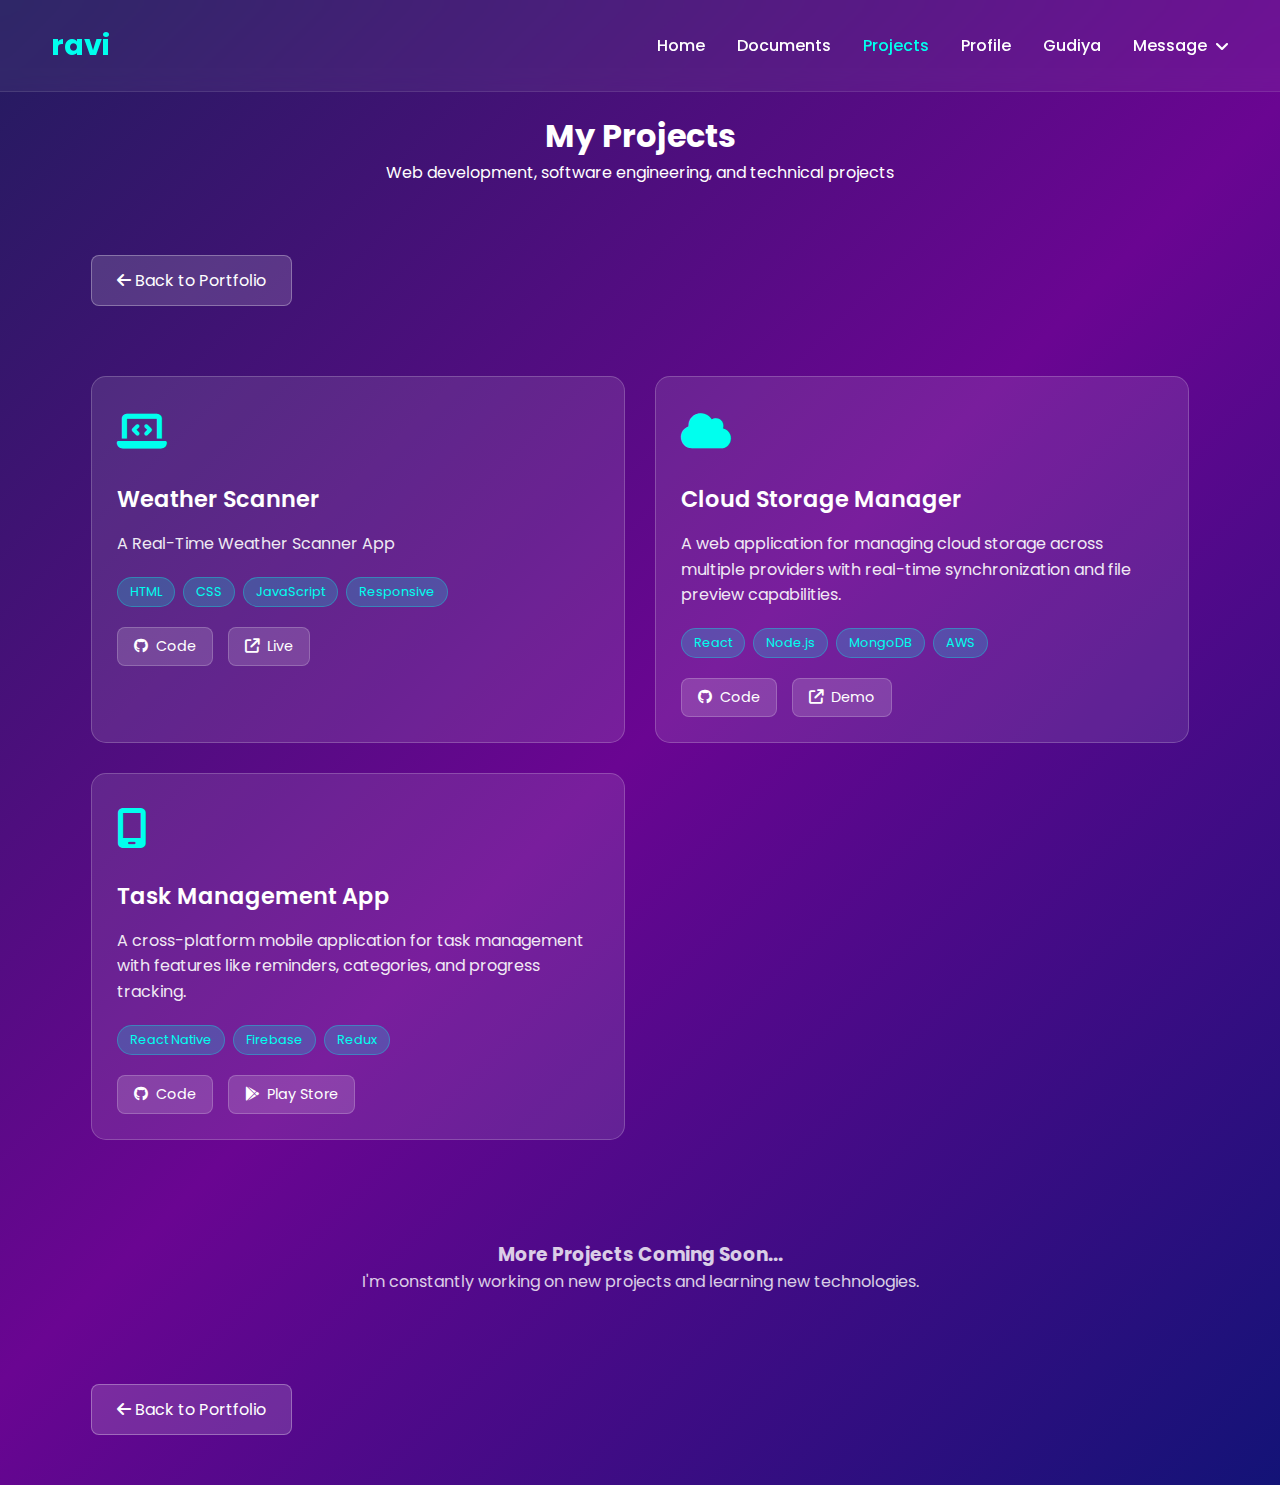
<file: projects.html>
<!DOCTYPE html>
<html lang="en">
<head>
  <meta charset="UTF-8" />
  <meta name="viewport" content="width=device-width, initial-scale=1.0" />
  <title>Projects | Ravi's Portfolio</title>
  <link rel="stylesheet" href="styles.css" />
  <link rel="stylesheet" href="https://cdnjs.cloudflare.com/ajax/libs/font-awesome/6.5.0/css/all.min.css" />
  <link href="https://fonts.googleapis.com/css2?family=Poppins:wght@300;400;600;700&display=swap" rel="stylesheet">
  <style>
    .projects-page {
      padding: 20px 4%;
      max-width: 1200px;
      margin: 0 auto;
    }
    
    .projects-header {
      text-align: center;
      margin-bottom: 40px;
    }
    
    .projects-grid {
      display: grid;
      grid-template-columns: repeat(auto-fit, minmax(350px, 1fr));
      gap: 30px;
      margin: 40px 0;
    }
    
    .project-card {
      background: rgba(255, 255, 255, 0.1);
      border-radius: 15px;
      padding: 25px;
      border: 1px solid rgba(255, 255, 255, 0.2);
      transition: all 0.3s ease;
      position: relative;
      overflow: hidden;
    }
    
    .project-card:hover {
      transform: translateY(-10px);
      background: rgba(255, 255, 255, 0.15);
      box-shadow: 0 10px 30px rgba(0, 0, 0, 0.3);
    }
    
    .project-card::before {
      content: '';
      position: absolute;
      top: 0;
      left: -100%;
      width: 100%;
      height: 100%;
      background: linear-gradient(90deg, transparent, rgba(255, 255, 255, 0.1), transparent);
      transition: left 0.5s;
    }
    
    .project-card:hover::before {
      left: 100%;
    }
    
    .project-icon {
      font-size: 2.5rem;
      margin-bottom: 20px;
      color: #00ffee;
    }
    
    .project-title {
      font-size: 1.4rem;
      font-weight: 600;
      margin-bottom: 15px;
      color: #fff;
    }
    
    .project-description {
      line-height: 1.6;
      opacity: 0.9;
      margin-bottom: 20px;
    }
    
    .project-tech {
      display: flex;
      flex-wrap: wrap;
      gap: 8px;
      margin-bottom: 20px;
    }
    
    .tech-tag {
      background: rgba(0, 255, 238, 0.2);
      color: #00ffee;
      padding: 5px 12px;
      border-radius: 20px;
      font-size: 0.8rem;
      border: 1px solid rgba(0, 255, 238, 0.3);
    }
    
    .project-links {
      display: flex;
      gap: 15px;
    }
    
    .project-link {
      display: flex;
      align-items: center;
      gap: 8px;
      padding: 8px 16px;
      background: rgba(255, 255, 255, 0.15);
      color: #fff;
      text-decoration: none;
      border-radius: 8px;
      border: 1px solid rgba(255, 255, 255, 0.2);
      transition: all 0.3s;
      font-size: 0.9rem;
    }
    
    .project-link:hover {
      background: rgba(255, 255, 255, 0.25);
      transform: translateY(-2px);
    }
    
    .back-button {
      display: inline-block;
      margin: 30px 0;
      padding: 12px 25px;
      background: rgba(255, 255, 255, 0.15);
      color: #fff;
      text-decoration: none;
      border-radius: 8px;
      border: 1px solid rgba(255, 255, 255, 0.3);
      transition: all 0.3s;
    }
    
    .back-button:hover {
      background: rgba(255, 255, 255, 0.25);
      transform: translateY(-2px);
    }
    
    .coming-soon {
      text-align: center;
      padding: 60px 20px;
      opacity: 0.8;
    }
  </style>
</head>
<body>

  <!-- Navbar -->
  <nav class="navbar">
    <div class="logo">ravi</div>
    <ul class="nav-links">
      <li><a href="index.html">Home</a></li>
      <li><a href="documents.html">Documents</a></li>
      <li><a href="#" class="active">Projects</a></li>
      <li><a href="profile.html">Profile</a></li>
      <li><a href="gudiya.html">Gudiya</a></li>
      <li class="dropdown">
        <a href="contact.html">Message <i class="fa-solid fa-angle-down"></i></a>
      </li>
    </ul>
  </nav>

  <div class="projects-page">
    <div class="projects-header">
      <h1>My Projects</h1>
      <p>Web development, software engineering, and technical projects</p>
    </div>

    <a href="index.html" class="back-button">
      <i class="fa-solid fa-arrow-left"></i> Back to Portfolio
    </a>

    <div class="projects-grid">
      <!-- Project 1 -->
      <div class="project-card">
        <div class="project-icon">
          <i class="fa-solid fa-laptop-code"></i>
        </div>
        <h3 class="project-title">Weather Scanner</h3>
        <p class="project-description">
         A Real-Time Weather Scanner App
        </p>
        <div class="project-tech">
          <span class="tech-tag">HTML</span>
          <span class="tech-tag">CSS</span>
          <span class="tech-tag">JavaScript</span>
          <span class="tech-tag">Responsive</span>
        </div>
        <div class="project-links">
          <a href="#" class="project-link">
            <i class="fa-brands fa-github"></i> Code
          </a>
          <a href="apps/index.html" class="project-link">
            <i class="fa-solid fa-external-link"></i> Live
          </a>
        </div>
      </div>

      <!-- Project 2 -->
      <div class="project-card">
        <div class="project-icon">
          <i class="fa-solid fa-cloud"></i>
        </div>
        <h3 class="project-title">Cloud Storage Manager</h3>
        <p class="project-description">
          A web application for managing cloud storage across multiple providers with real-time synchronization and file preview capabilities.
        </p>
        <div class="project-tech">
          <span class="tech-tag">React</span>
          <span class="tech-tag">Node.js</span>
          <span class="tech-tag">MongoDB</span>
          <span class="tech-tag">AWS</span>
        </div>
        <div class="project-links">
          <a href="#" class="project-link">
            <i class="fa-brands fa-github"></i> Code
          </a>
          <a href="#" class="project-link">
            <i class="fa-solid fa-external-link"></i> Demo
          </a>
        </div>
      </div>

      <!-- Project 3 -->
      <div class="project-card">
        <div class="project-icon">
          <i class="fa-solid fa-mobile-screen"></i>
        </div>
        <h3 class="project-title">Task Management App</h3>
        <p class="project-description">
          A cross-platform mobile application for task management with features like reminders, categories, and progress tracking.
        </p>
        <div class="project-tech">
          <span class="tech-tag">React Native</span>
          <span class="tech-tag">Firebase</span>
          <span class="tech-tag">Redux</span>
        </div>
        <div class="project-links">
          <a href="#" class="project-link">
            <i class="fa-brands fa-github"></i> Code
          </a>
          <a href="#" class="project-link">
            <i class="fa-brands fa-google-play"></i> Play Store
          </a>
        </div>
      </div>
    </div>

    <div class="coming-soon">
      <h3>More Projects Coming Soon...</h3>
      <p>I'm constantly working on new projects and learning new technologies.</p>
    </div>

    <a href="index.html" class="back-button">
      <i class="fa-solid fa-arrow-left"></i> Back to Portfolio
    </a>
  </div>

  <script>
    // Mouse trail effect
    document.addEventListener('mousemove', (e) => {
      const trail = document.createElement('div');
      trail.classList.add('trail');
      document.body.appendChild(trail);

      trail.style.left = e.pageX + 'px';
      trail.style.top = e.pageY + 'px';

      setTimeout(() => {
        trail.remove();
      }, 600);
    });
  </script>
</body>

</html>
</file>
<file: styles.css>
* {
  margin: 0;
  padding: 0;
  box-sizing: border-box;
}

body {
  font-family: 'Poppins', sans-serif;
  background: linear-gradient(135deg, #231c5f, #6a0592, #131377);
  color: #fff;
  min-height: 100vh;
  overflow-x: hidden;
}


.trail {
  position: absolute;
  width: 6px;
  height: 6px;
  background: #00f7ff;
  border-radius: 50%;
  pointer-events: none;
  z-index: 9999;
  animation: trailFade 0.6s ease-out forwards;
}

@keyframes trailFade {
  0% {
    opacity: 1;
    transform: scale(1);
  }
  100% {
    opacity: 0;
    transform: scale(0);
  }
}
/* Navbar */
.navbar {
  display: flex;
  justify-content: space-between;
  align-items: center;
  padding: 1.5rem 4%;
  background: rgba(255, 255, 255, 0.05);
  backdrop-filter: blur(10px);
  border-bottom: 1px solid rgba(255, 255, 255, 0.1);
  position: sticky;
  top: 0;
  z-index: 1000;
}
.logo {
  font-size: 1.8rem;
  font-weight: 700;
  color: #00ffee;
}

.nav-links {
  display: flex;
  list-style: none;
  gap: 2rem;
}

.nav-links a {
  color: #fff;
  text-decoration: none;
  font-weight: 500;
  transition: color 0.3s;
  display: flex;
  align-items: center;
  gap: 0.5rem;
}

.nav-links a:hover,
.nav-links a.active {
  color: #00ffee;
}

/* Modal Styles */
.modal-overlay {
  position: fixed;
  top: 0;
  left: 0;
  width: 100%;
  height: 100%;
  background-color: rgba(0, 0, 0, 0.7);
  display: flex;
  justify-content: center;
  align-items: center;
  z-index: 1000;
  opacity: 0;
  visibility: hidden;
  transition: opacity 0.3s, visibility 0.3s;
}

.modal-overlay.active {
  opacity: 1;
  visibility: visible;
}

.modal {
  background: linear-gradient(135deg, #350b35, #2d1553);
  border-radius: 15px;
  width: 90%;
  max-width: 500px;
  box-shadow: 0 10px 30px rgba(0, 0, 0, 0.5);
  border: 1px solid rgba(255, 255, 255, 0.1);
  overflow: hidden;
  transform: translateY(-20px);
  transition: transform 0.3s;
}

.modal-overlay.active .modal {
  transform: translateY(0);
}

.modal-header {
  display: flex;
  justify-content: space-between;
  align-items: center;
  padding: 20px;
  border-bottom: 1px solid rgba(255, 255, 255, 0.1);
  background: rgba(0, 0, 0, 0.2);
}

.modal-header h3 {
  font-size: 1.4rem;
  font-weight: 600;
}

.close-modal {
  font-size: 1.5rem;
  cursor: pointer;
  transition: color 0.3s;
}

.close-modal:hover {
  color: #00ffee;
}

.modal-content {
  padding: 25px;
  line-height: 1.6;
  min-height: 120px;
}

.modal-footer {
  padding: 0 25px 25px;
  display: flex;
  justify-content: flex-end;
}

.btn-continue {
  background: linear-gradient(135deg, #00ffee, #0099cc);
  color: #000;
  border: none;
  padding: 12px 25px;
  border-radius: 8px;
  font-weight: 600;
  cursor: pointer;
  transition: all 0.3s;
  box-shadow: 0 4px 15px rgba(0, 255, 238, 0.3);
}

.btn-continue:hover {
  transform: translateY(-2px);
  box-shadow: 0 6px 20px rgba(0, 255, 238, 0.5);
  background: linear-gradient(135deg, #00ffee, #00ccff);
}

.btn-continue:active {
  transform: translateY(0);
}

/* Hero */
.hero {
  text-align: left;
  padding: 0px 4%;
  position: relative;
  display: flex;
  align-items: center;
}

.quote {
  text-align: left;
  max-width: 600px;
}

.quote h2 {
  font-size: 1.5rem;
  margin-bottom: 20px;
  font-weight: 600;
  font-family: "Poppins", sans-serif;
  line-height: 1.2;
  height: 40px;
}

.quote p {
  font-size: 1rem;
  opacity: 0.9;
  font-family: poppins;
  text-align: left;
}

.portfolio-box {
  background: rgba(255, 255, 255, 0.1);
  padding: 25px;
  border-radius: 15px;
  margin: 60px 0px 0 55px;
  width: 800px;
  box-shadow: 0 4px 15px rgba(0, 0, 0, 0.2);
  border: 1px solid rgba(255, 255, 255, 0.2);
}

.portfolio-box h3 {
  font-size: 1.4rem;
  margin-bottom: 20px;
  display: flex;
  align-items: center;
  justify-content: center;
  gap: 10px;
}

.buttons {
  display: flex;
  flex-direction: column;
  gap: 12px;
}

.buttons .btn {
  display: flex;
  align-items: center;
  justify-content: center;
  gap: 10px;
  margin: 0;
  background: rgba(255, 255, 255, 0.15);
  color: #fff;
  padding: 12px 20px;
  border-radius: 10px;
  text-decoration: none;
  font-weight: 500;
  transition: 0.3s;
  border: 1px solid rgba(255, 255, 255, 0.2);
}

.buttons .btn:hover {
  background: rgba(255, 255, 255, 0.25);
  transform: translateY(-2px);
}

.heart {
  margin-top: 30px;
}

#heartIcon {
  font-size: 2.2rem;
  cursor: pointer;
  transition: 0.3s;
  margin-bottom: 10px;
}

#heartIcon.liked {
  color: #ff4da6;
}

#heartText {
  font-size: 0.9rem;
  opacity: 0.9;
}

.socials {
  margin-top: 30px;
  display: flex;
  justify-content: right;
  padding: 0px 50px;
  gap: 15px;
}

.socials a {
  color: #fff;
  font-size: 1.4rem;
  transition: 0.3s;
  opacity: 0.8;
}

.socials a:hover {
  color: #00ffee;
  opacity: 1;
  transform: translateY(-3px);
}

/* About */
.about {
  padding: 20px 2%;
  display: flex;
  justify-content: center;
}

.about-content {
  display: flex;
  align-items: center;
  gap: 36px;
  max-width: 1220px;
}

.profile-container {
  position: relative;
  width: 300px;
  height: 300px;
  flex-shrink: 0;
}

.profile-img {
  width: 100%;
  height: 100%;
  border-radius: 50%;
  border: 3px solid #fff;
  position: relative;
  z-index: 2;
  transition: transform 0.5s;
}

.profile-container:hover .profile-img {
  transform: scale(1.05);
}

.color-circles {
  position: absolute;
  top: 0;
  left: 0;
  width: 100%;
  height: 100%;
  border-radius: 50%;
}

.circle {
  position: absolute;
  border-radius: 50%;
  opacity: 0;
  transition: opacity 0.3s;
}

.profile-container:hover .circle {
  opacity: 0.7;
}

.circle-1 {
  top: -10px;
  left: -10px;
  width: 320px;
  height: 320px;
  border: 3px solid #ff4da6;
  animation: rotate 8s linear infinite;
}

.circle-2 {
  top: -20px;
  left: -20px;
  width: 340px;
  height: 340px;
  border: 3px solid #00ffee;
  animation: rotate 12s linear infinite reverse;
}

.circle-3 {
  top: -30px;
  left: -30px;
  width: 360px;
  height: 360px;
  border: 3px solid #ffcc00;
  animation: rotate 15s linear infinite;
}

.circle-4 {
  top: -40px;
  left: -40px;
  width: 380px;
  height: 380px;
  border: 3px solid #9d4edd;
  animation: rotate 20s linear infinite reverse;
}

@keyframes rotate {
  0% {
    transform: rotate(0deg);
  }
  100% {
    transform: rotate(360deg);
  }
}

.about-text {
  flex: 2;
}

.about-text p {
  text-align: left;
  line-height: 1.6;
  font-size: 1rem;
  background: rgba(255, 255, 255, 0.1);
  box-shadow: 0 4px 15px rgba(0, 0, 0, 0.2);
  border: 1px solid rgba(255, 255, 255, 0.2);
  padding: 50px;
  border-radius: 10px;
}

/* Cards */
.cards {
  display: flex;
  justify-content: center;
  gap: 30px;
  margin: 40px 0;
  padding: 0 10%;
  flex-wrap: wrap;
}

.card {
  background: rgba(255, 255, 255, 0.1);
  color: #fff;
  padding: 30px 40px;
  border-radius: 15px;
  text-align: center;
  width: 300px;
  box-shadow: 0 4px 15px rgba(0, 0, 0, 0.2);
  transition: 0.3s;
  border: 1px solid rgba(255, 255, 255, 0.2);
}

.card:hover {
  transform: translateY(-5px);
  background: rgba(255, 255, 255, 0.15);
}

.icon {
  font-size: 2.5rem;
  margin-bottom: 15px;
  color: #fff;
}

.card h4 {
  font-size: 1.2rem;
  margin-bottom: 15px;
  font-weight: 600;
}

.btn-view {
  background: rgba(255, 255, 255, 0.2);
  color: #fff;
  padding: 8px 20px;
  border-radius: 20px;
  text-decoration: none;
  display: inline-block;
  border: 1px solid rgba(255, 255, 255, 0.3);
  font-weight: 500;
  transition: 0.3s;
  cursor: pointer;
}

.btn-view:hover {
  background: rgba(255, 255, 255, 0.3);
  transform: translateY(-2px);
}

/* Documents */
.documents {
  background: rgba(255, 255, 255, 0.1);
  padding: 30px;
  border-radius: 15px;
  margin: 50px auto;
  width: 90%;
  max-width: 1200px;
  box-shadow: 0 4px 15px rgba(0, 0, 0, 0.2);
  border: 1px solid rgba(255, 255, 255, 0.2);
}

.doc-header {
  text-align: left;
  margin-bottom: 20px;
}

.doc-header h3 {
  font-size: 1.5rem;
  margin-bottom: 5px;
}

.doc-subtitle {
  font-size: 0.9rem;
  opacity: 0.8;
}

.doc-list {
  background: rgba(0, 0, 0, 0.2);
  border-radius: 10px;
  padding: 20px;
  margin: 20px 0;
  text-align: left;
}

.doc-list p {
  margin: 10px 0;
  padding-bottom: 10px;
  border-bottom: 1px solid rgba(255, 255, 255, 0.1);
}

.doc-list p:last-child {
  border-bottom: none;
}

#viewMoreBtn {
  display: block;
  margin: 0 auto;
  background: rgba(255, 255, 255, 0.15);
  border: 1px solid rgba(255, 255, 255, 0.3);
}

/* Footer */
footer {
  background: rgba(0, 0, 0, 0.2);
  text-align: center;
  padding: 30px 0;
  margin-top: 50px;
}

.contact {
  margin-bottom: 20px;
}

.contact a {
  color: #00ffee;
  text-decoration: none;
}

.thanks {
  margin: 15px 0;
  font-weight: 500;
}

.copy {
  font-size: 0.9rem;
  opacity: 0.8;
}

/* Responsive */
@media (max-width: 768px) {
  .navbar {
    flex-direction: column;
    gap: 1rem;
    padding: 1rem 4%;
  }
  
  .nav-links {
    gap: 1rem;
    flex-wrap: wrap;
    justify-content: center;
  }
  
  .nav-links a {
    font-size: 0.9rem;
  }


  
  
  .about-content {
    flex-direction: column;
    text-align: center;
  }
  
  .about-text p {
    text-align: center;
  }
  
  .portfolio-box {
    width: 90%;
  }
  
  .cards {
    flex-direction: column;
    align-items: center;
  }
  
  .documents {
    width: 90%;
  }
  
  .profile-container {
    width: 250px;
    height: 250px;
  }
  
  .circle-1 {
    width: 270px;
    height: 270px;
  }
  
  .circle-2 {
    width: 290px;
    height: 290px;
  }
  
  .circle-3 {
    width: 310px;
    height: 310px;
  }
  
  .circle-4 {
    width: 330px;
    height: 330px;
  }

  /* Add these to the existing responsive section */

/* Medium screens (tablets) */
@media (max-width: 1024px) {
  .hero {
    flex-direction: column;
    text-align: center;
    gap: 30px;
  }
  
  .portfolio-box {
    margin: 30px auto 0;
    width: 90%;
  }
  
  .about-content {
    gap: 30px;
  }
  
  .cards {
    padding: 0 5%;
  }
}

/* Mobile screens */
@media (max-width: 480px) {
  .navbar {
    padding: 15px 5%;
  }
  
  .nav-links {
    gap: 12px;
    font-size: 0.9rem;
  }
  
  .hero {
    padding: 20px 5%;
  }
  
  .quote h2 {
    font-size: 1.3rem;
    height: auto;
    min-height: 40px;
  }
  
  .portfolio-box {
    padding: 20px;
    margin: 20px auto 0;
  }
  
  .buttons .btn {
    padding: 10px 15px;
    font-size: 0.9rem;
  }
  
  .about {
    padding: 20px 5%;
  }
  
  .about-text p {
    padding: 30px 20px;
    font-size: 0.9rem;
  }
  
  .profile-container {
    width: 200px;
    height: 200px;
  }
  
  .circle-1 {
    width: 220px;
    height: 220px;
  }
  
  .circle-2 {
    width: 240px;
    height: 240px;
  }
  
  .circle-3 {
    width: 260px;
    height: 260px;
  }
  
  .circle-4 {
    width: 280px;
    height: 280px;
  }
  
  .card {
    padding: 25px 20px;
    width: 100%;
    max-width: 300px;
  }
  
  .documents {
    padding: 20px;
    width: 95%;
  }
  
  .socials {
    padding: 0px 20px;
    justify-content: center;
    flex-wrap: wrap;
  }
  
  .modal {
    width: 95%;
    margin: 0 10px;
  }
  
  .modal-content {
    padding: 20px;
  }
}

/* Very small screens */
@media (max-width: 360px) {
  .nav-links {
    gap: 8px;
    font-size: 0.8rem;
  }
  
  .logo {
    font-size: 1.4rem;
  }
  
  .quote h2 {
    font-size: 1.1rem;
  }
  
  .profile-container {
    width: 180px;
    height: 180px;
  }
  
  .circle-1 {
    width: 200px;
    height: 200px;
  }
  
  .circle-2 {
    width: 220px;
    height: 220px;
  }
  
  .circle-3 {
    width: 240px;
    height: 240px;
  }
  
  .circle-4 {
    width: 260px;
    height: 260px;
  }
}

/* Landscape mode for mobile */
@media (max-height: 500px) and (orientation: landscape) {
  .navbar {
    padding: 10px 4%;
  }
  
  .hero {
    padding: 10px 4%;
  }
  
  .about {
    padding: 10px 2%;
  }
  
  .portfolio-box {
    margin: 20px 0px 0 20px;
  }
}

/* Prevent horizontal scroll on mobile */
@media (max-width: 768px) {
  body {
    overflow-x: hidden;
  }
  
  .hero {
    overflow: hidden;
  }
}

/* Improve touch targets for mobile */
@media (max-width: 768px) {
  .nav-links a,
  .buttons .btn,
  .btn-view,
  #viewMoreBtn,
  #heartIcon {
    min-height: 44px;
    display: flex;
    align-items: center;
    justify-content: center;
  }
  
  .nav-links a {
    padding: 8px 12px;
  }
}
}
</file>
